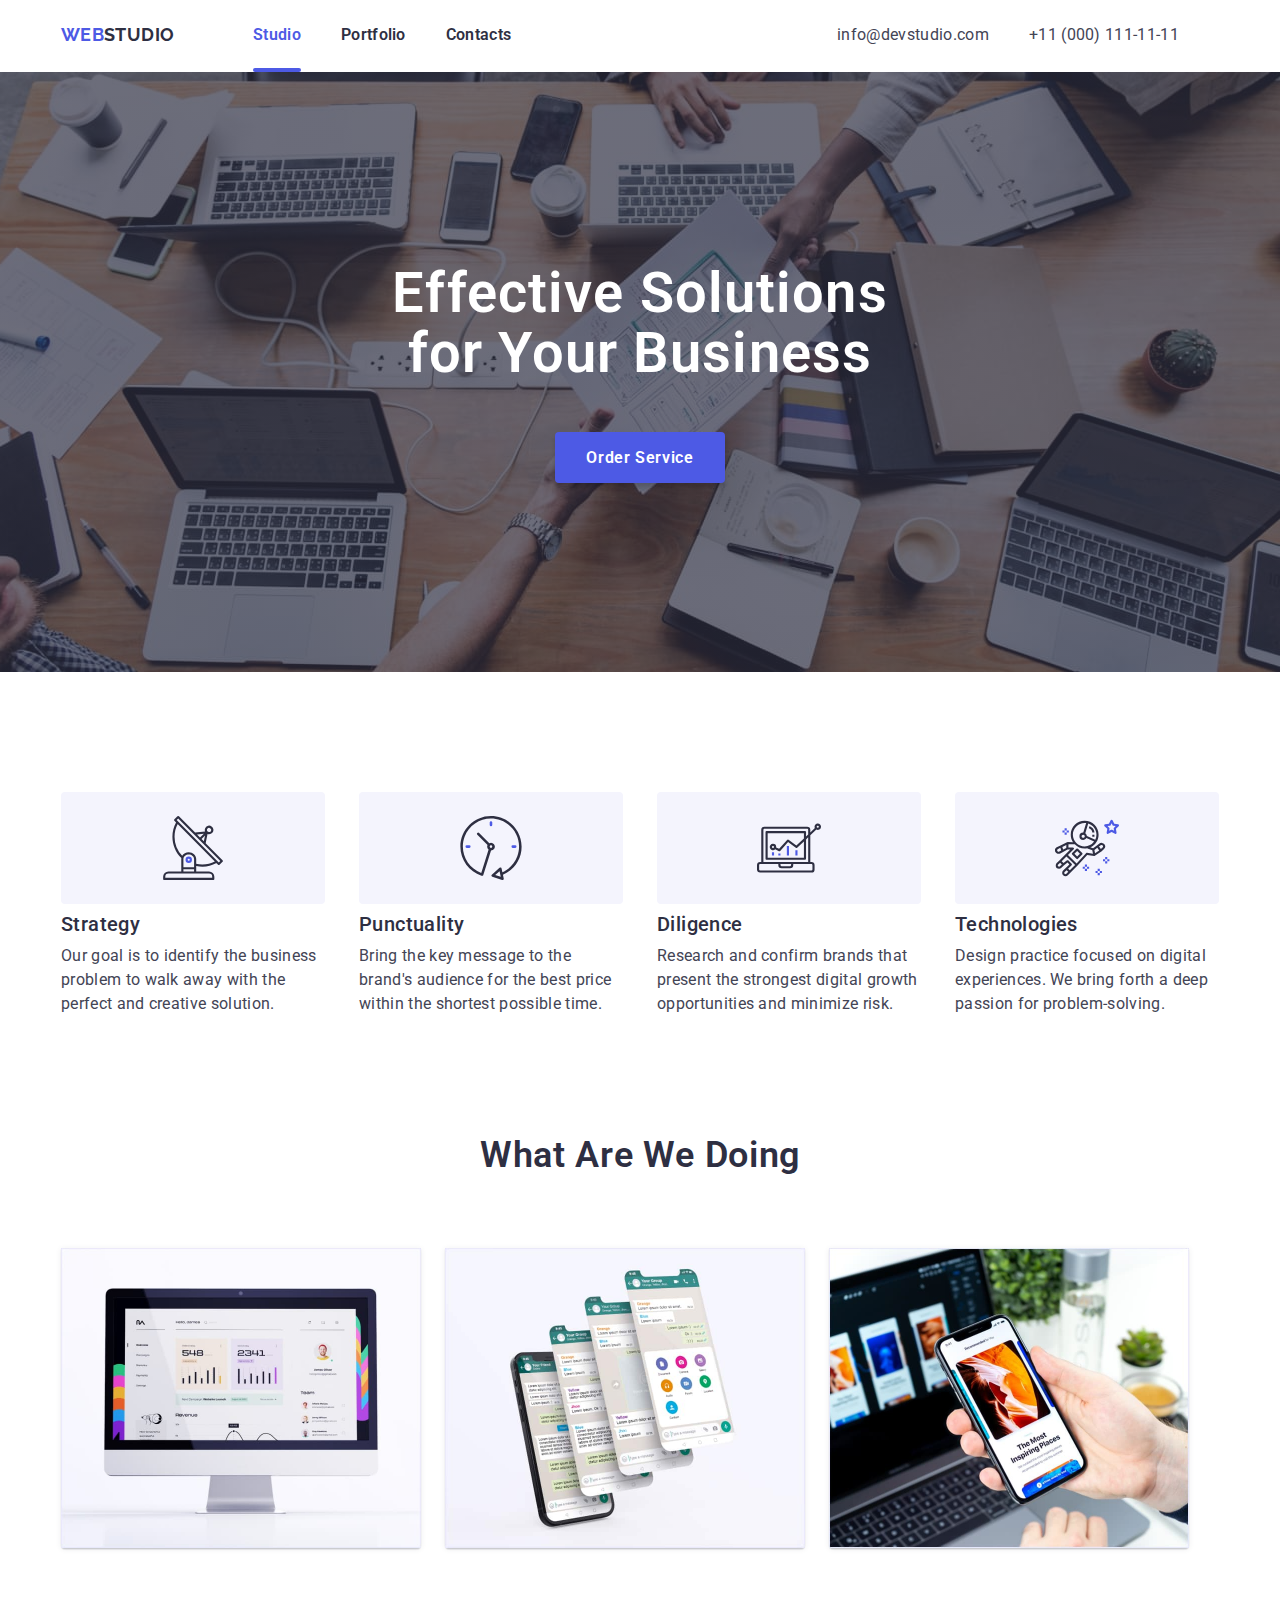
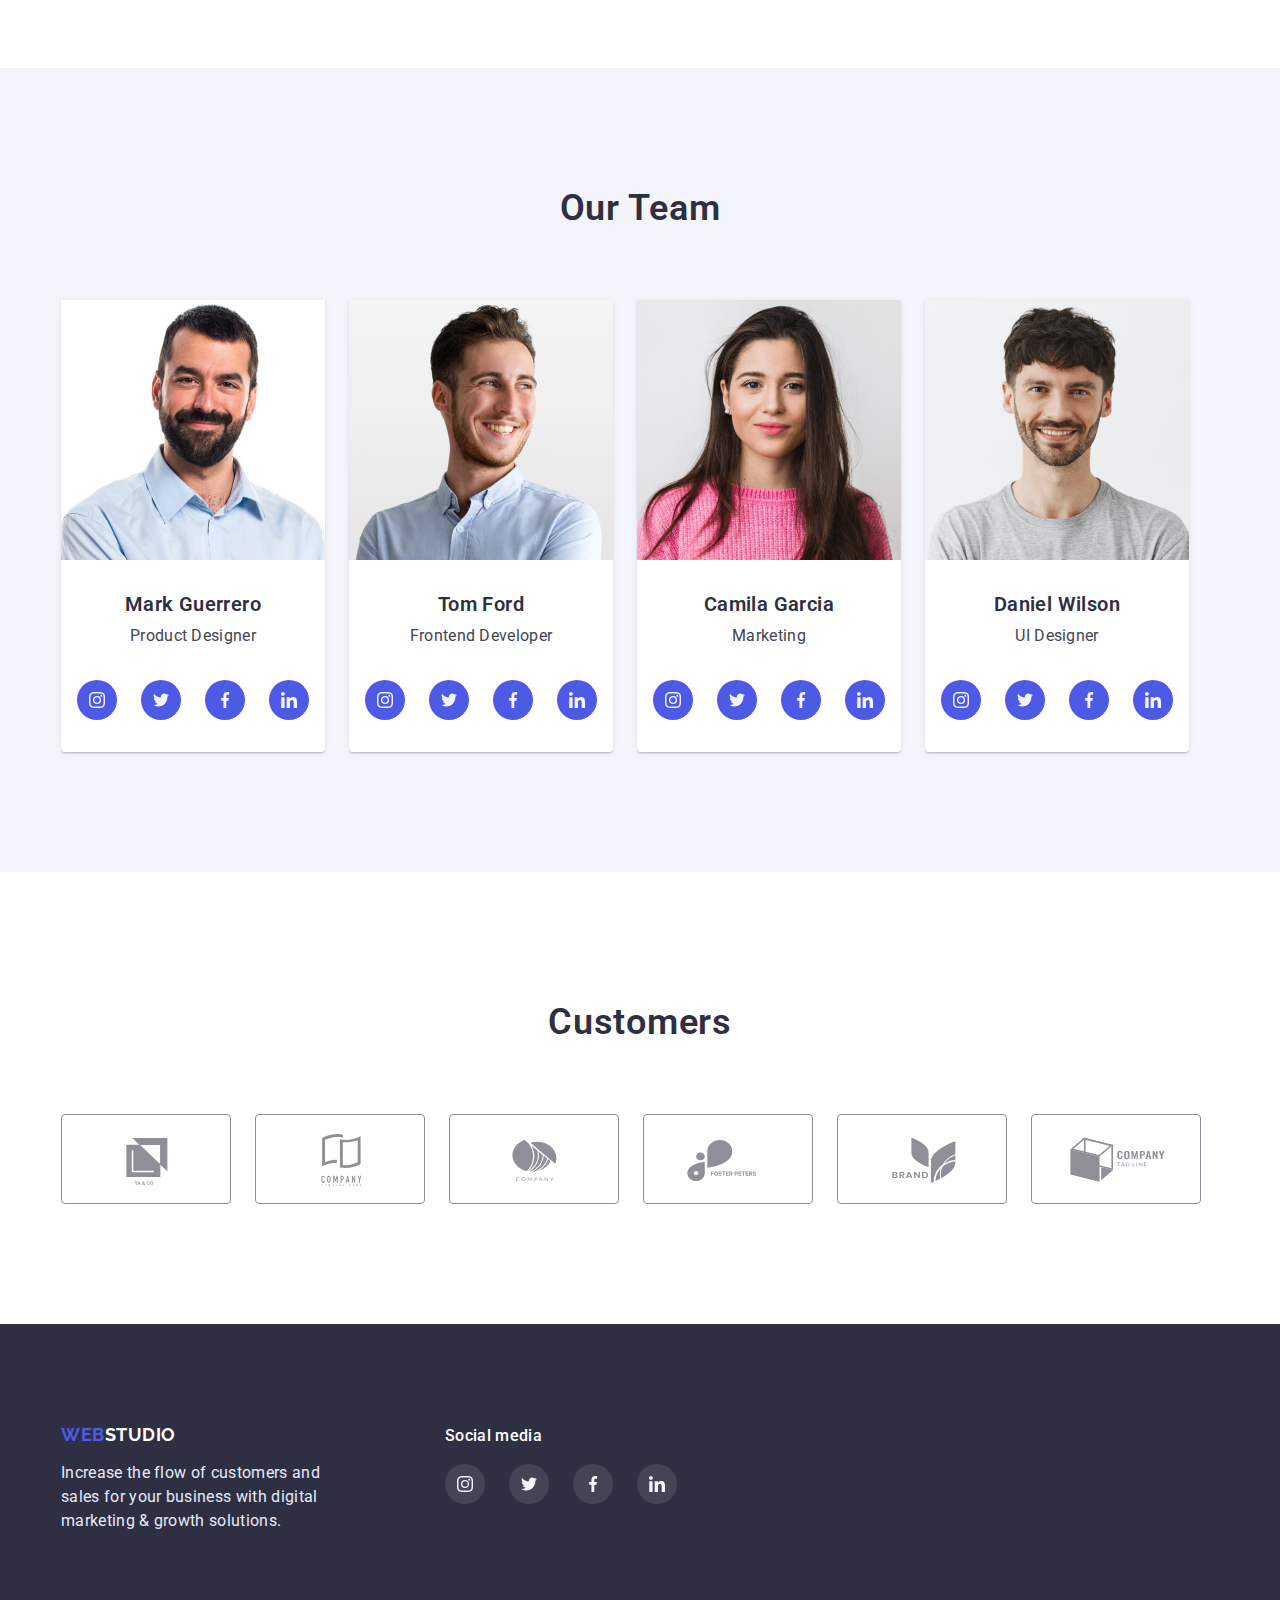
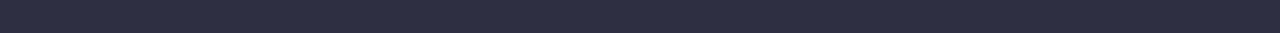
<file: index.html>
<!DOCTYPE html>
<html lang="en">
<head>
    <meta charset="UTF-8">
    <meta http-equiv="X-UA-Compatible" content="IE=edge">
    <meta name="viewport" content="width=device-width, initial-scale=1.0">
    <title>WebStudio</title>
        <link rel="stylesheet" href="./css/modern-normalize.css">
        <link rel="stylesheet" href="./css/style.css">
        <link rel="preconnect" href="https://fonts.googleapis.com"><link rel="preconnect" href="https://fonts.gstatic.com" crossorigin><link href="https://fonts.googleapis.com/css2?family=Raleway:wght@700&family=Roboto:wght@400;500;700;900&display=swap" rel="stylesheet">
</head>
<body>
    <!-- шапка сайту -->
    <header class="navigation">
        <div class="container nav-contact">
            <nav class="nav-item-link">
                <a class="logo" href="#"><span class="logo-web">Web</span><span class="logo-stydio">Studio</span></a>
            <ul class="nav-items">
                <li><a class="nav-link current" href="./index.html">Studio</a></li>
                <li><a class="nav-link" href="./portfolio.html">Portfolio</a></li>
                <li><a class="nav-link" href="#">Contacts</a></li>
            </ul>
            </nav>
        <ul class="contact">
            <li><a class="contacts-item nav-mail" href="mailto:info@devstudio.com">info@devstudio.com</a></li>
            <li><a class="contacts-item nav-tel" href="tel:+11(000)111-11-11">+11 (000) 111-11-11</a></li>
        </ul>
        </div>
        
    </header>
    <!-- основний контент -->
    <main>
        <section class="section-title">
            <div class="container main-section">
                <h1 class="title">Effective Solutions for Your Business</h1>
                <button class="button" data-modal-open type="button">Order Service</button>
            </div>
            <!-- модалка -->
            <div class="backdrop is-hidden" data-modal data-backdrop>
                <div class="modal">
                    <button class="btn-close" data-modal-close>
                        <svg class="icon-close-btn"  width="8" height="8">
                            <use href="./images/symbol-defs.svg#icon-close-black"></use>
                        </svg>
                    </button>
                </div>
            </div>
        </section>
        <section class="section-heading">
            <div class="container">
                <h2 hidden class="visually-hidden"></h2>
                <ul class="heading-icon">
                    <li class="icon-items">
                        <div class="item-picture">
                            <svg class="icon-picture" width="64" height="64">
                                <use href="./images/symbol-defs.svg#icon-antenna"></use>
                            </svg>
                        </div>
                    </li>
                    <li class="icon-items">
                        <div class="item-picture">
                            <svg class="icon-picture" width="64" height="64">
                                <use href="./images/symbol-defs.svg#icon-clock"></use>
                            </svg>
                        </div>
                    </li>
                    <li class="icon-items">
                        <div class="item-picture">
                            <svg class="icon-picture" width="64" height="64">
                                <use href="./images/symbol-defs.svg#icon-diagram"></use>
                            </svg>
                        </div>
                    </li>
                    <li class="icon-items">
                        <div class="item-picture">
                            <svg class="icon-picture" width="64" height="64">
                                <use href="./images/symbol-defs.svg#icon-astronaut"></use>
                            </svg>
                        </div>
                    </li>
                    </ul>
                    <ul class="section-heading">
                    <li class="heading-item">
                        <h3 class="heading">Strategy</h3>
                        <p class="subtitle">Our goal is to identify the business problem to walk away with the perfect and creative solution. </p>
                    </li>
                    <li class="heading-item">
                        <h3 class="heading">Punctuality</h3>
                        <p class="subtitle">Bring the key message to the brand's audience for the best price within the shortest possible time.</p>
                    </li>
                    <li class="heading-item">
                        <h3 class="heading">Diligence</h3>
                        <p class="subtitle">Research and confirm brands that present the strongest digital growth opportunities and minimize risk.</p>
                    </li>
                    <li class="heading-item">
                        <h3 class="heading">Technologies</h3>
                        <p class="subtitle">Design practice focused on digital experiences. We bring forth a deep passion for problem-solving.</p>
                    </li>
                </ul>
            </div>
        </section>
        <section class="section-subject">
            <div class="container">
                    <h2 class="subject">What are we doing</h2>
                <ul class="subject-list">
                    <li class="subject-img">
                        <img src="./images/monitor.jpg" alt="Monitor" width="360">
                    </li>
                    <li class="subject-img">
                        <img src="./images/phone.jpg" alt="Phone" width="360">
                    </li>
                    <li class="subject-img">
                        <img src="./images/phone-in-hand.jpg" alt="Phone in hand" width="360">
                    </li>
                </ul>
            </div>
            </section>
        <section class="section-our">
            <div class="container conteiner-our">
                <h2 class="subject-our-title">Our Team</h2>
            <ul class="subject-our">
                <li class="subject-img card-our">
                    <img class="img-item" src="./images/mark-guerrero.jpg" alt="Mark Guerrero" width="264">
                    <div class="card-our-title">
                        <h3 class="item">Mark Guerrero</h3>
                        <p class="text-item-our">Product Designer</p>
                    </div>
                    <ul class="icons-soc">
                        <li class="icon-item-soc">
                            <a class="icon-link-soc" href="https://www.instagram.com/">
                                <svg class="soc-item" width="16" height="16">
                                    <use href="./images/symbol-defs.svg#icon-instagram"></use>
                                </svg>
                            </a>
                        </li>
                        <li class="icon-item-soc">
                            <a class="icon-link-soc" href="https://twitter.com/">
                                <svg class="soc-item" width="16" height="16">
                                    <use href="./images/symbol-defs.svg#icon-twitter"></use>
                                </svg>
                            </a>
                        </li>
                        <li class="icon-item-soc">
                            <a class="icon-link-soc" href="https://facebook.com/">
                                <svg class="soc-item" width="16" height="16">
                                    <use href="./images/symbol-defs.svg#icon-facebook"></use>
                                </svg>
                            </a>
                        </li>
                        <li class="icon-item-soc">
                            <a class="icon-link-soc" href="https://www.linkedin.com/">
                                <svg class="soc-item" width="16" height="16">
                                    <use href="./images/symbol-defs.svg#icon-linkedin"></use>
                                </svg>
                            </a>
                        </li>
                    </ul>
                </li>
                <li class="subject-img card-our">
                    <img class="img-item" src="./images/tom-ford.jpg" alt="Tom Ford" width="264">
                    <div class="card-our-title">
                        <h3 class="item">Tom Ford</h3>
                        <p class="text-item-our">Frontend Developer</p>
                    </div>
                        <ul class="icons-soc">
                        <li class="icon-item-soc">
                            <a class="icon-link-soc" href="https://www.instagram.com/">
                                <svg class="soc-item" width="16" height="16">
                                    <use href="./images/symbol-defs.svg#icon-instagram"></use>
                                </svg>
                            </a>
                        </li>
                        <li class="icon-item-soc">
                            <a class="icon-link-soc" href="https://twitter.com/">
                                <svg class="soc-item" width="16" height="16">
                                    <use href="./images/symbol-defs.svg#icon-twitter"></use>
                                </svg>
                            </a>
                        </li>
                        <li class="icon-item-soc">
                            <a class="icon-link-soc" href="https://facebook.com/">
                                <svg class="soc-item" width="16" height="16">
                                    <use href="./images/symbol-defs.svg#icon-facebook"></use>
                                </svg>
                            </a>
                        </li>
                        <li class="icon-item-soc">
                            <a class="icon-link-soc" href="https://www.linkedin.com/">
                                <svg class="soc-item" width="16" height="16">
                                    <use href="./images/symbol-defs.svg#icon-linkedin"></use>
                                </svg>
                            </a>
                        </li>
                    </ul>
                </li>
                <li class="subject-img card-our">
                    <img class="img-item" src="./images/camila-garcia.jpg" alt="Camila Garcia" width="264">
                    <div class="card-our-title">
                        <h3 class="item">Camila Garcia</h3>
                    <p class="text-item-our">Marketing</p>
                    </div>
                    <ul class="icons-soc">
                        <li class="icon-item-soc">
                            <a class="icon-link-soc" href="https://www.instagram.com/">
                                <svg class="soc-item" width="16" height="16">
                                    <use href="./images/symbol-defs.svg#icon-instagram"></use>
                                </svg>
                            </a>
                        </li>
                        <li class="icon-item-soc">
                            <a class="icon-link-soc" href="https://twitter.com/">
                                <svg class="soc-item" width="16" height="16">
                                    <use href="./images/symbol-defs.svg#icon-twitter"></use>
                                </svg>
                            </a>
                        </li>
                        <li class="icon-item-soc">
                            <a class="icon-link-soc" href="https://facebook.com/">
                                <svg class="soc-item" width="16" height="16">
                                    <use href="./images/symbol-defs.svg#icon-facebook"></use>
                                </svg>
                            </a>
                        </li>
                        <li class="icon-item-soc">
                            <a class="icon-link-soc" href="https://www.linkedin.com/">
                                <svg class="soc-item" width="16" height="16">
                                    <use href="./images/symbol-defs.svg#icon-linkedin"></use>
                                </svg>
                            </a>
                        </li>
                    </ul>
                </li>
                <li class="subject-img card-our">
                    <img class="img-item" src="./images/daniel-wilson.jpg" alt="Daniel Wilson" width="264">
                    <div class="card-our-title">
                        <h3 class="item">Daniel Wilson</h3>
                        <p class="text-item-our">UI Designer</p>
                    </div>
                    <ul class="icons-soc">
                        <li class="icon-item-soc">
                            <a class="icon-link-soc" href="https://www.instagram.com/">
                                <svg class="soc-item" width="16" height="16">
                                    <use href="./images/symbol-defs.svg#icon-instagram"></use>
                                </svg>
                            </a>
                        </li>
                        <li class="icon-item-soc">
                            <a class="icon-link-soc" href="https://twitter.com/">
                                <svg class="soc-item" width="16" height="16">
                                    <use href="./images/symbol-defs.svg#icon-twitter"></use>
                                </svg>
                            </a>
                        </li>
                        <li class="icon-item-soc">
                            <a class="icon-link-soc" href="https://facebook.com/">
                                <svg class="soc-item" width="16" height="16">
                                    <use href="./images/symbol-defs.svg#icon-facebook"></use>
                                </svg>
                            </a>
                        </li>
                        <li class="icon-item-soc">
                            <a class="icon-link-soc" href="https://www.linkedin.com/">
                                <svg class="soc-item" width="16" height="16">
                                    <use href="./images/symbol-defs.svg#icon-linkedin"></use>
                                </svg>
                            </a>
                        </li>
                    </ul>
                </li>
            </ul>
            </div>
        </section>
        <section class="section-customers">
            <div class="container">
                <h2 class="subject-our-title">Customers</h2>
                <ul class="customers-card">
                    <li class="customers-items">
                        <a class="customers-link" href="#">  
                        <svg class="customers-item" width="104" height="56">
                            <use class="link-customtrs" href="./images/symbol-defs.svg#icon-yaco"></use>
                        </svg>
                        </a>
                    </li>
                    <li class="customers-items">
                        <a class="customers-link" href="#">
                        <svg class="customers-item" width="104" height="56">
                            <use class="link-customtrs" href="./images/symbol-defs.svg#icon-company "></use>
                        </svg>
                    </a>
                    </li>
                    <li class="customers-items">
                        <a class="customers-link" href="#">                            
                        <svg class="customers-item" width="104" height="56">
                            <use class="link-customtrs" href="./images/symbol-defs.svg#icon-companulogo"></use>
                        </svg>
                        </a>
                    </li>
                    <li class="customers-items">
                        <a class="customers-link" href="#">                            
                        <svg class="customers-item" width="104" height="56">
                            <use class="link-customtrs" href="./images/symbol-defs.svg#icon-fosterpeters"></use>
                        </svg>
                        </a>
                    </li>
                    <li class="customers-items">
                        <a class="customers-link" href="#">
                        <svg class="customers-item" width="104" height="56">
                            <use class="link-customtrs" href="./images/symbol-defs.svg#icon-brand" ></use>
                        </svg>                    
                        </a>
                    </li>
                    <li class="customers-items">
                        <a class="customers-link" href="#">
                        <svg class="customers-item" width="104" height="56">
                            <use class="link-customtrs" href="./images/symbol-defs.svg#icon-logocompany"></use>
                        </svg>
                        </a>
                    </li>
                </ul>
            </div>
        </section>
            </main>
    <!-- підвал -->
    <footer class="footer">
        <div class="container container-footer">
            <div class="cont-ftr">
                <a class="ftr-link" href="#"> <span class="footer-web">Web</span><span class="footer-studio">Studio</span> </a>
                <p class="footer-txt">Increase the flow of customers and sales for your business with digital marketing & growth solutions.</p>
            </div>
        <div class="soc-med-ftr">
            <h4 class="soc-media">Social media</h4>
            <ul class="icons-soc-ftr">
                        <li class="icon-item-soc-ftr">
                            <a class="icon-link-soc-ftr" href="https://www.instagram.com/">
                                <svg class="soc-item-ftr" width="16" height="16">
                                    <use href="./images/symbol-defs.svg#icon-instagram"></use>
                                </svg>
                            </a>
                        </li>
                        <li class="icon-item-soc-ftr">
                            <a class="icon-link-soc-ftr" href="https://twitter.com/">
                                <svg class="soc-item-ftr" width="16" height="16">
                                    <use href="./images/symbol-defs.svg#icon-twitter"></use>
                                </svg>
                            </a>
                        </li>
                        <li class="icon-item-soc-ftr">
                            <a class="icon-link-soc-ftr" href="https://facebook.com/">
                                <svg class="soc-item-ftr" width="16" height="16">
                                    <use href="./images/symbol-defs.svg#icon-facebook"></use>
                                </svg>
                            </a>
                        </li>
                        <li class="icon-item-soc-ftr">
                            <a class="icon-link-soc-ftr" href="https://www.linkedin.com/">
                                <svg class="soc-item-ftr" width="16" height="16">
                                    <use href="./images/symbol-defs.svg#icon-linkedin"></use>
                                </svg>
                            </a>
                        </li>
                    </ul>
        </div>
        </div>
    </footer>
    <script src="./js/modal.js"></script>
</body>
</file>
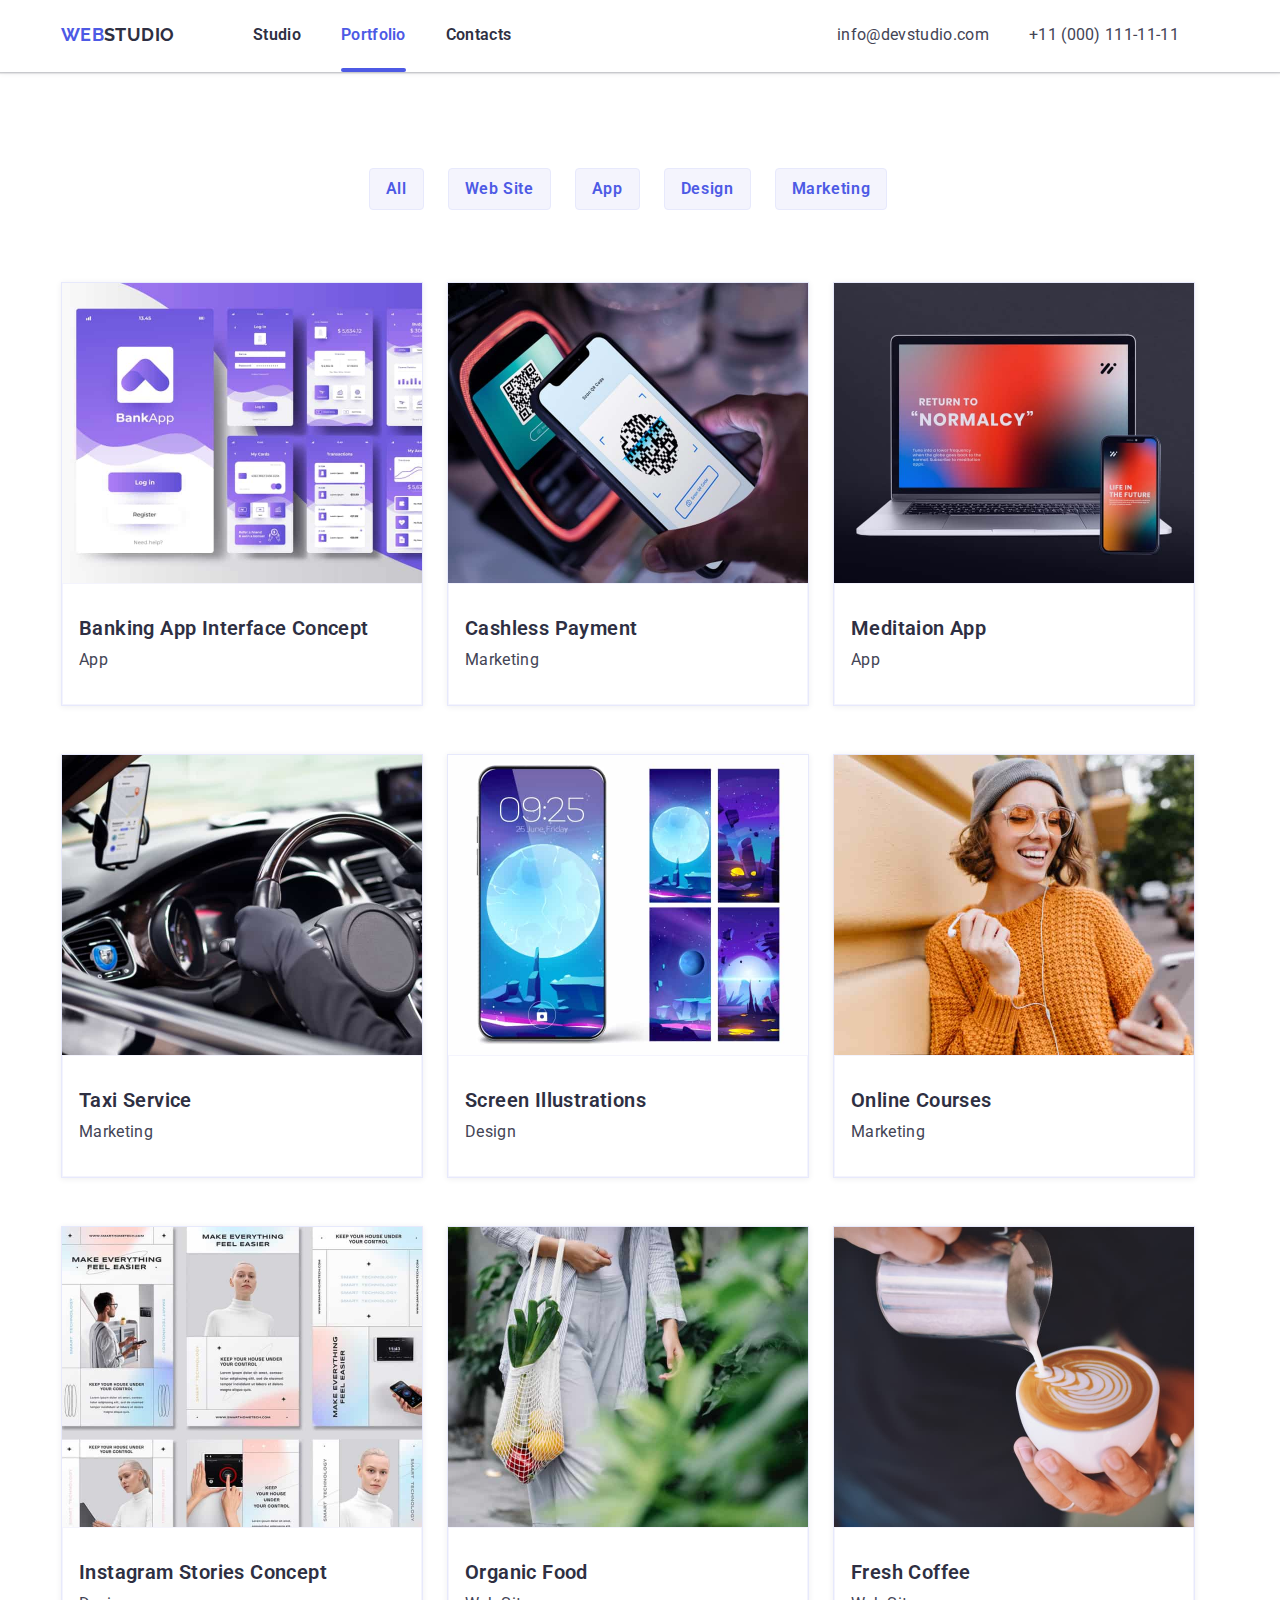
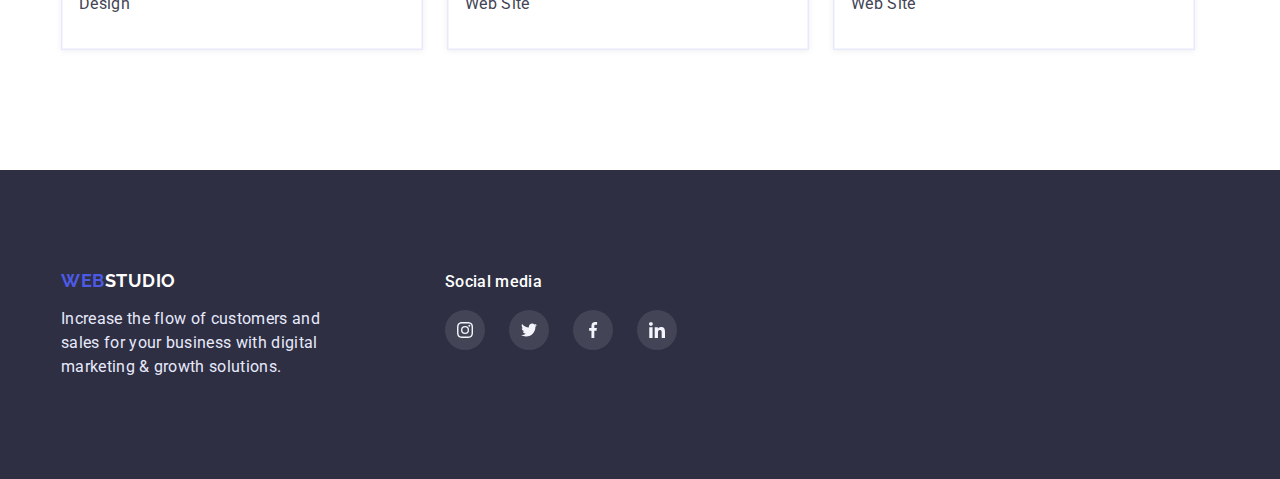
<file: portfolio.html>
<!DOCTYPE html>
<html lang="en">
<head>
    <meta charset="UTF-8">
    <meta http-equiv="X-UA-Compatible" content="IE=edge">
    <meta name="viewport" content="width=device-width, initial-scale=1.0">
    <title>Portfolio</title>
    <link rel="stylesheet" href="./css/style.css">
    <link rel="stylesheet" href="./css/modern-normalize.css">
    <link rel="preconnect" href="https://fonts.googleapis.com"><link rel="preconnect" href="https://fonts.gstatic.com" crossorigin><link href="https://fonts.googleapis.com/css2?family=Raleway:wght@700&family=Roboto:wght@400;500;700;900&display=swap" rel="stylesheet">
</head>
<body>
    <!-- шапка сайту -->
    <header class="navigation">
        <div class="container nav-contact">
            <nav class="nav-item-link">
            <a class="logo" href="./index.html"><span class="logo-web">Web</span><span class="logo-stydio">Studio</span></a>
            <ul class="nav-items">
                <li><a class="nav-link" href="./index.html">Studio</a></li>
                <li><a class="nav-link current" href="./portfolio.html">Portfolio</a></li>
                <li><a class="nav-link" href="#">Contacts</a></li>
            </ul>
        </nav>
        <ul class="contact">
            <li><a class="contacts-item nav-mail" href="mailto:info@devstudio.com">info@devstudio.com</a></li>
            <li><a class="contacts-item nav-tel" href="tel:+11(000)111-11-11">+11 (000) 111-11-11</a></li>
        </ul>
        </div>
        
    </header>
    <!-- основний контент -->
    <main>
        <!-- секція фільтрів -->
        <section class="section-portfolio">
            <div class="container container-portfolio">
            <!-- заголовок фільтрів -->
        <h1 hidden class="visually-hidden"></h1>
            <ul class="item-button">
                <li>
                    <button class="btn-portfolio" type="button">All</button>
                </li>
                <li>
                    <button class="btn-portfolio" type="button">Web Site</button>
                </li>
                <li>
                    <button class="btn-portfolio" type="button">App</button>
                </li>
                <li>
                    <button class="btn-portfolio" type="button">Design</button>
                </li>
                <li>
                    <button class="btn-portfolio" type="button">Marketing</button>
                </li>
            </ul>
            <ul class="set-card">
                <li class="card-list">
                    <a class="overley-link" href="#">
                        <article class="overley">
                            <div class="portfolio-overley">
                                <div class="img-overley">
                                    <img class="img-card" src="./images/banking-app.jpg" alt="Banking App Interface Concept" width="360">
                                        <div class="overley-card">
                                            <p class="text-card">14 Stylish and User-Friendly App Design Concepts · Task Manager App · Calorie Tracker App · Exotic Fruit Ecommerce App · Cloud Storage App</p>
                                        </div>
                                </div>
                            </div>    
                            <div class="content-card">
                                <h2 class="item-portfolio">Banking App Interface Concept</h2>
                                <p class="text-item text-item-portfolio">App</p>
                            </div>
                        </article>
                    </a>
                </li>
                
                <li class="card-list">
                    <a class="overley-link" href="#">
                        <article class="overley">
                            <div class="portfolio-overley">
                                <div class="img-overley">
                                    <img class="img-card" src="./images/cashless-payment.jpg" alt="Attach the phone to the terminal" width="360">
                                        <div class="overley-card">
                                            <p class="text-card">14 Stylish and User-Friendly App Design Concepts · Task Manager App · Calorie Tracker App · Exotic Fruit Ecommerce App · Cloud Storage App</p>
                                        </div>
                                </div>
                            </div>
                            <div class="content-card">
                                <h2 class="item-portfolio">Cashless Payment</h2>
                                <p class="text-item text-item-portfolio">Marketing</p>
                            </div>
                        </article>
                    </a>
                </li>

                <li class="card-list">
                    <a class="overley-link" href="#">
                        <article class="overley">
                            <div class="porfolio-overley">
                                <div class="img-overley">
                                <img class="img-card" src="./images/meditaion-app.jpg" alt="Computer and phone" width="360">
                                    <div class="overley-card">
                                        <p class="text-card">14 Stylish and User-Friendly App Design Concepts · Task Manager App · Calorie Tracker App · Exotic Fruit Ecommerce App · Cloud Storage App</p>
                                    </div>
                                </div>
                            </div>
                            <div class="content-card">
                                <h2 class="item-portfolio">Meditaion App</h2>
                                <p class="text-item text-item-portfolio">App</p>
                            </div>
                        </article>
                    </a>
                </li>
                
                <li class="card-list">
                    <a class="overley-link" href="#">
                        <article class="overley">
                            <div class="portfolio-overley">
                                <div class="img-overley">
                                <img class="img-card" src="./images/taxi-service.jpg" alt="Car steering wheel" width="360">
                                    <div class="overley-card">
                                        <p class="text-card">14 Stylish and User-Friendly App Design Concepts · Task Manager App · Calorie Tracker App · Exotic Fruit Ecommerce App · Cloud Storage App</p>
                                    </div>
                                </div>
                            </div>    
                            <div class="content-card">
                                <h2 class="item-portfolio">Taxi Service</h2>
                                <p class="text-item text-item-portfolio">Marketing</p>
                            </div> 
                        </article>
                    </a>
                </li>
                
                <li class="card-list">
                    <a class="overley-link" href="#">
                        <article class="overley">
                            <div class="portfolio-overley">
                                <div class="img-overley">
                                <img class="img-card" src="./images/screen-Illustrations.jpg" alt="Screen Illustrations" width="360">
                                    <div class="overley-card">
                                        <p class="text-card">14 Stylish and User-Friendly App Design Concepts · Task Manager App · Calorie Tracker App · Exotic Fruit Ecommerce App · Cloud Storage App</p>
                                    </div>
                                </div>
                            </div>    
                            <div class="content-card">
                                <h2 class="item-portfolio">Screen Illustrations</h2>
                                <p class="text-item text-item-portfolio">Design</p>
                            </div>   
                        </article>
                    </a>
                </li>
                
                <li class="card-list">
                    <a class="overley-link" href="#">
                        <article class="overley">
                            <div class="portfolio-overley">
                                <div class="img-overley">
                                <img class="img-card" src="./images/online-courses.jpg" alt="A girl with a phone" width="360">
                                    <div class="overley-card">
                                        <p class="text-card">14 Stylish and User-Friendly App Design Concepts · Task Manager App · Calorie Tracker App · Exotic Fruit Ecommerce App · Cloud Storage App</p>
                                    </div>
                                </div>
                            </div>    
                            <div class="content-card">
                                <h2 class="item-portfolio">Online Courses</h2>
                                <p class="text-item text-item-portfolio">Marketing</p>
                            </div>
                        </article>
                    </a>
                </li>
                
                <li class="card-list">
                    <a class="overley-link" href="#">
                        <article class="overley">
                            <div class="portfolio-overley">
                                <div class="img-overley">
                                    <img class="img-card" src="./images/instagram-stories.jpg" alt="Instagram Stories Concept" width="360">
                                        <div class="overley-card">
                                            <p class="text-card">14 Stylish and User-Friendly App Design Concepts · Task Manager App · Calorie Tracker App · Exotic Fruit Ecommerce App · Cloud Storage App</p>
                                        </div>
                                </div>
                            </div>    
                            <div class="content-card">
                                <h2 class="item-portfolio">Instagram Stories Concept</h2>
                                <p class="text-item text-item-portfolio">Design</p>
                            </div>
                        </article>
                    </a>
                </li>
                
                <li class="card-list">
                    <a class="overley-link" href="#">
                        <article class="overley">
                            <div class="portfolio-overley">
                                <div class="img-overley">
                                <img class="img-card" src="./images/organic-food.jpg" alt="Vegetables" width="360">
                                    <div class="overley-card">
                                        <p class="text-card">14 Stylish and User-Friendly App Design Concepts · Task Manager App · Calorie Tracker App · Exotic Fruit Ecommerce App · Cloud Storage App</p>
                                    </div>
                                </div>
                            </div>    
                            <div class="content-card">
                                <h2 class="item-portfolio">Organic Food</h2>
                                <p class="text-item text-item-portfolio">Web Site</p>
                            </div>
                        </article>
                    </a>
                </li>
                
                <li class="card-list">
                    <a class="overley-link" href="#">
                        <article class="overley">
                            <div class="portfolio-overley">
                                <div class="img-overley">
                                <img class="img-card" src="./images/fresh-coffee.jpg" alt="Cup of coffee" width="360">
                                    <div class="overley-card">
                                        <p class="text-card">14 Stylish and User-Friendly App Design Concepts · Task Manager App · Calorie Tracker App · Exotic Fruit Ecommerce App · Cloud Storage App</p>
                                    </div>

                                </div>
                            </div>    
                            <div class="content-card">
                                <h2 class="item-portfolio">Fresh Coffee</h2>
                                <p class="text-item text-item-portfolio">Web Site</p>
                            </div>
                        </article>
                    </a>
                </li>
            </ul>
            </div>
        </section>
    </main>
    <!-- підвал -->
    <footer class="footer">
        <div class="container container-footer">
            <div class="cont-ftr">
                <a class="ftr-link" href="#"> <span class="footer-web">Web</span><span class="footer-studio">Studio</span> </a>
                <p class="footer-txt">Increase the flow of customers and sales for your business with digital marketing & growth solutions.</p>
            </div>
        <div class="soc-med-ftr">
            <h3 class="soc-media">Social media</h3>
            <ul class="icons-soc-ftr">
                <li class="icon-item-soc-ftr">
                    <a class="icon-link-soc-ftr" href="https://www.instagram.com/">
                        <svg class="soc-item-ftr" width="16" height="16">
                            <use href="./images/symbol-defs.svg#icon-instagram"></use>
                        </svg>
                    </a>
                </li>
                <li class="icon-item-soc-ftr">
                    <a class="icon-link-soc-ftr" href="https://twitter.com/">
                        <svg class="soc-item-ftr" width="16" height="16">
                            <use href="./images/symbol-defs.svg#icon-twitter"></use>
                        </svg>
                    </a>
                </li>
                <li class="icon-item-soc-ftr">
                    <a class="icon-link-soc-ftr" href="https://facebook.com/">
                        <svg class="soc-item-ftr" width="16" height="16">
                            <use href="./images/symbol-defs.svg#icon-facebook"></use>
                        </svg>
                    </a>
                </li>
                <li class="icon-item-soc-ftr">
                    <a class="icon-link-soc-ftr" href="https://www.linkedin.com/">
                        <svg class="soc-item-ftr" width="16" height="16">
                            <use href="./images/symbol-defs.svg#icon-linkedin"></use>
                        </svg>
                    </a>
                </li>
            </ul>
        </div>
        </div>
    </footer>
</body>
</file>
<file: css/style.css>
:root {
    --dark: #2E2F42;
    --primary-brand: #4D5AE5;
    --text: #434455;
    --accent: #E7E9FC;
    --white-color: #FFFFFF;
    --light: #F4F4FD;
    --bgd-color: #E5E5E5;
    --icon-bg-ftr: background: rgba(255, 255, 255, 0.1);
    --color-avtive: #404BBF;
    --hov-foc-cubic: cubic-bezier(0.4, 0, 0.2, 1);
    --time-animation: 250ms;
}

body {
    font-family: Roboto, sans-serif;
    line-height: 1;
    letter-spacing: 0.03em;
    font-size: 14px;
    font-weight: 400;
}

a {
    text-decoration: none;
}
ul {
    list-style: none;
}
.container {
    width: 1158px;
    margin: 0 auto;
    padding-left: 15px;
    padding-right: 15px;
}
p,
h1,
h2,
h3 {
    margin: 0;
}

ul {
    margin: 0;
    padding-left: 0;
}
img {
    max-width: 100%;
    display: block;
    height: auto;
}
/* header */
.navigation {
    display: flex;
    height: 72px;
    align-items: center;
    justify-content: space-between;
    /* margin-top: -1px; */
    background: var(--white-color);
    box-shadow: 0px 2px 1px rgba(46, 47, 66, 0.08), 0px 1px 1px rgba(46, 47, 66, 0.16), 0px 1px 6px rgba(46, 47, 66, 0.08);
}
.nav-contact {
    display: flex;
    margin-bottom: 3px;

}
.nav-item-link {
    display: flex;
}
.logo {
    width: 115px;
    height: 24px;
    display: flex;
    margin-right: 77px;
}
.logo-web {
    font-family: 'Raleway';
    font-weight: 700;
    font-size: 18px;
    line-height: 1.33;
    letter-spacing: 0.02em;
    text-transform: uppercase;
    color: var(--primary-brand);
}
.logo-stydio {
    font-family: 'Raleway';
    font-weight: 700;
    font-size: 18px;
    line-height: 1.33;
    letter-spacing: 0.02em;
    text-transform: uppercase;
    color: var(--dark);
}
.nav-items {
    display: flex;
    gap: 40px;
}
.nav-link {
    padding-bottom: 28px;
    position: relative;
    font-weight: 600;
    font-size: 16px;
    line-height: 1.5;
    letter-spacing: 0.02em;
    color: var(--dark);
    position: relative;
    transition-property: color;
    transition-duration: var(--time-animation);
    transition-timing-function: var(--hov-foc-cubic);
}
.nav-link:hover {
    color: var(--primary-brand);
}
.nav-link:focus {
    color: var(--primary-brand);
}

.current {
    color: var(--primary-brand);
}
.current:after {
    content: '';
    display: block;
    position: absolute;
    width: 100%;
    height: 4px;
    border-radius: 2px;
    background: var(--primary-brand);
    bottom: 0;
    left: 0;
    opacity: 0;
}
.nav-link::after {
    content: "";
    display: block;
    position: absolute;
    left: 0;
    bottom: 0;
    width: 100%;
    height: 4px;
    /* background-color: currentColor; */
    border-radius: 2px;
    opacity: 1;
}



.contact {
    display: flex;
    margin-left: auto;
}
.contacts-item {
    display: flex;
    margin-right: 40px;
}
.nav-mail,
.nav-tel {
    font-size: 16px;
    line-height: 1.5;
    letter-spacing: 0.02em;
    color: var(--text);
    transition-property: color;
    transition-duration: var(--time-animation);
    transition-timing-function: var(--hov-foc-cubic);
}
.nav-mail:hover,
.nav-mail:focus {
    color: var(--primary-brand);
}
.nav-tel:hover,
.nav-tel:focus {
    color: var(--primary-brand);
}
/* main webstudio */
.section-title {
    max-width: 1440px;
    height: 600px;
    margin-right: auto;
    margin-left: auto;
    background-image: linear-gradient(to right,
     rgba(46, 47, 66, 0.7), 
     rgba(46, 47, 66, 0.7)),
     url(../images/image-title.jpg);
    background-repeat: no-repeat;
    background-size: cover;
    background-position: center;
}
.main-section {
    text-align: center;
    padding-top: 192px;
    padding-bottom: 192px;
}
.title {
    color: var(--white-color);
    font-weight: 600;
    line-height: 1.07;
    font-size: 56px;
    letter-spacing: 0.02em;
    margin: 0 auto;
    align-items: center;
    width: 520px;
    padding-bottom: 48px;
}

.button {
    width: 170px;
    height: 51px;
    font-weight: 600;
    font-size: 16px;
    line-height: 1.19;
    letter-spacing: 0.04em;
    color: var(--white-color);
    background-color: var(--primary-brand);
    border-radius: 4px;
    box-shadow: 0px 4px 4px rgba(0, 0, 0, 0.15);
    border: none;
    /* повільний перехід */
    transition-property: background;
    transition-duration: var(--time-animation);
    transition-timing-function: var(--hov-foc-cubic);
}
.button:hover {
    background: var(--color-avtive);
    box-shadow: 0px 4px 4px rgba(0, 0, 0, 0.15);
    border-radius: 4px;
}
.button:focus {
    background: var(--color-avtive);
    box-shadow: 0px 4px 4px rgba(0, 0, 0, 0.15);
    border-radius: 4px;
}
/* Modal */
.backdrop {
    position: fixed;
    top: 0;
    left: 0;
    width: 100%;
    height: 100%;
    background: rgba(46, 47, 66, 0.4);
    opacity: 1;
    transition: opacity var(--time-animation) var(--hov-foc-cubic);
    
}
.backdrop.is-hidden {
    opacity: 0;
    pointer-events: none;
}
.backdrop.is-hidden .modal {
    transform: translate(-50%, -50%) scale(0);
}
.modal {
    position: absolute;
    top: 50%;
    left: 50%;
    width: 408px;
    height: 576px;
    background: #FCFCFC;
    box-shadow: 0px 1px 1px rgba(0, 0, 0, 0.14), 0px 1px 3px rgba(0, 0, 0, 0.12), 0px 2px 1px rgba(0, 0, 0, 0.2);
    border-radius: 4px;
    padding: 15px;
    transform: translate(-50%, -50%) scale(1);
    transition: transform var(--time-animation) var(--hov-foc-cubic);
}
.btn-close {
    position: relative;
    top: 24px;
    right: 24px;
    width: 24px;
    height: 24px;
    border-radius: 50%;
    background: #E7E9FC;
    border: 1px solid rgba(0, 0, 0, 0.1);
    transition-duration: var(--time-animation);
    transition-property: fill, background-color;
    transition-timing-function: var(hov-foc-cubic);
}
.btn-close:hover {
    fill: var(--white-color);
    background-color: var(--color-avtive);
    /* opacity: 1; */
    /* pointer-events: none; */

}
.icon-close-btn {
    content: "";
}
.modal > .btn-close {
    position: absolute;
    margin: 0;
}
.visually-hidden {
    color: rgba(0, 0, 0, 0);
    position: absolute;
    width: 1px;
    height: 1px;
    margin: -1px;
    border: 0;
    padding: 0;
    white-space: nowrap;
    clip-path: inset(100%);
    clip: rect(0 0 0 0);
    overflow: hidden;
}
.section-heading {
    display: flex;
    justify-content: space-between;
    margin: 0 auto;
}
.heading-items {
    display: flex;
    justify-content: space-between;
    gap: 24px; 
}
.heading-item {
    width: 264px;
}   
.heading-icon {
    padding-top: 120px;
    display: flex;
    justify-content: space-between;
    align-items: center;
    gap: 24px;
}
.item-picture{
    width: 264px;
    height: 112px;
    display: flex;
    align-items: center;
    justify-content: center;
    margin-bottom: 8px;
    background-color: #F4F4FD;
    border-radius: 4px;
}
.heading {
    font-weight: 500;
    font-size: 20px;
    line-height: 1.2;
    letter-spacing: 0.02em;
    color: var(--dark);
    padding-bottom: 8px;
}
.section-subject {
    padding-top: 120px;
    padding-bottom: 120px;
}
.subtitle {
    font-size: 16px;
    line-height: 1.5;
    letter-spacing: 0.02em;
    color: var(--text);
}
.subject-list {
    display: flex;
    align-items: center;
    gap: 24px;
}

.subject {
    text-align: center;
    font-weight: 600;
    font-size: 36px;
    line-height: 1.1;
    letter-spacing: 0.02em;
    text-transform: capitalize;
    color: var(--dark);
    margin-bottom: 72px;
}
.section-our {
    background: #F4F4FD;
    padding-top: 120px;
    padding-bottom: 120px;
}

.subject-our-title {
    font-weight: 600;
    font-size: 36px;
    line-height: 40px;
    text-align: center;
    letter-spacing: 0.02em;
    text-transform: capitalize;
    color: var(--dark);
}
.card-our-title {
    padding-top: 32px;
    padding-bottom: 32px;
}
.subject-our {
    display: flex;
    text-align: center;
    margin-top: 72px;
    gap: 24px;
    font-weight: 600;
    font-size: 24px;
    line-height: 1.1;
    letter-spacing: 0.02em;
    text-transform: capitalize;
    color: var(--dark);
}
.subject-img {
    box-shadow: 0px 1px 6px rgba(46, 47, 66, 0.08), 0px 1px 1px rgba(46, 47, 66, 0.16), 0px 2px 1px rgba(46, 47, 66, 0.08);
    border-radius: 0px 0px 4px 4px;
    background-color: var(--white-color);
    transition-property: border-radius;
    transition-duration: var(--time-animation);
    transition-timing-function: var(--hov-foc-cubic);
}
.subject-img:hover,
.subject-img:focus {
    border-radius: 0px 0px 4px 4px;
}
.text-item-our {
    font-weight: 400;
    font-size: 16px;
    line-height: 1.5;
    letter-spacing: 0.02em;
    color: var(--text);
    margin-top: 8px;
}

/* icon soc */
.icons-soc {
    display: flex;
    justify-content: center;
    gap: 24px;
    padding-bottom: 32px;
}
.icon-item-soc {
    width: 40px;
    height: 40px;
}
.icon-link-soc {
    display: flex;
    align-items: center;
    justify-content: center;
    width: 100%;
    height: 100%;
    background-color: var(--primary-brand);
    border-radius: 50%; 
    transition-property: background-color;
    transition-duration: var(--time-animation);
    transition-timing-function: var(--hov-foc-cubic);
}
.icon-link-soc:hover,
.icon-link-soc:focus {
    background-color: var(--color-avtive);
}
/* section customers */
.section-customers {
    padding-top: 130px;

}
.customers-card {
    margin-top: 72px;
    margin-bottom: 120px;
    display: flex;
    text-align: center;
    margin-top: 72px;
    gap: 24px;
}
.customers-items {
   display: flex;
   fill: currentColor;
}
.customers-link {
    padding: 16px 32px;
    border: 1px solid #8E8F99;
    border-radius: 4px;
    fill: #8e8f99;
    transition-property: border-color, fill;
    transition-duration: var(--time-animation);
    transition-timing-function: var(--hov-foc-cubic);
}
.customers-link:hover, 
.customers-link:focus {
    border-color: var(--color-avtive);
    fill: var(--color-avtive);

}
.customers-item {
    display: flex;
}
/* portfolio */
.section-portfolio {
    padding-top: 96px;
    padding-bottom: 120px;
}
.item-button {
    display: flex;
    align-items: center;
    justify-content: center;
    margin-bottom: 72px;
}

.btn-portfolio {
    font-weight: 600;
    font-size: 16px;
    line-height: 24px;
    letter-spacing: 0.04em;
    color: var(--primary-brand);
    background-color: var(--light);
    cursor: pointer;
    border: 1px solid var(--accent);
    border-radius: 4px;
    margin-right: 24px;
    padding: 8px 16px;
    transition-property: background, color, border-radius;
    transition-duration: var(--time-animation);
    transition-timing-function: var(--hov-foc-cubic);
}
.item {
    font-weight: 600;
    font-size: 20px;
    line-height: 1.2;
    letter-spacing: 0.02em;
    color: var(--dark);
}
.text-item {
    font-size: 16px;
    line-height: 1.5;
    letter-spacing: 0.02em;
    color: var(--text);
    margin-top: 8px;
}
.btn-portfolio:hover {
    color: var(--white-color);
    background: var(--primary-brand);
    border-radius: 4px;
    box-shadow: 0px 3px 1px rgba(0, 0, 0, 0.1), 0px 2px 1px rgba(0, 0, 0, 0.08), 0px 2px 2px rgba(0, 0, 0, 0.12);
}
.btn-portfolio:focus {
    color: var(--white-color);
    background: var(--primary-brand);
    border-radius: 4px;
    box-shadow: 0px 3px 1px rgba(0, 0, 0, 0.1), 0px 2px 1px rgba(0, 0, 0, 0.08), 0px 2px 2px rgba(0, 0, 0, 0.12);
}
.set-card {
    display: flex;
    flex-wrap: wrap;
    column-gap: 24px;
    row-gap: 48px;
}
.content-card {
    padding-top: 32px;
    padding-bottom: 32px;
    padding-left: 16px;
    padding-right: 32px;
    border: 0.5px solid var(--light);
}
.card-list {
    border: 1px solid var(--accent);
    box-shadow: 0px 1px 6px rgba(46, 47, 66, 0.08);
    transition-property: border, box-shadow;
    transition-duration: 250ms;
    transition-timing-function: var(--hov-foc-cubic);
}
.card-list:hover {
    border: 0.5px solid var(--light);
    box-shadow: 0px 1px 6px rgba(46, 47, 66, 0.08), 0px 1px 1px rgba(46, 47, 66, 0.16), 0px 2px 1px rgba(46, 47, 66, 0.08);
}
.set-card > .img-card {
    flex-basis: calc(100% / 3);
}
.item-portfolio {
    font-weight: 600;
    font-size: 20px;
    line-height: 1.2;
    letter-spacing: 0.02em;
    color: var(--dark);
    
}

/* оверлейн */
.img-overley {
    position: relative;
    overflow: hidden;
}
.overley-card {
    position: absolute;
    content: "";
    top: 100%;
    left: 0;
    width: 100%;
    height: 100%; 
    display: flex;
    /* opacity: 0; */
    transition: var(--time-animation);
}
.text-card {
    font-size: 16px;
    line-height: 1.5;
    letter-spacing: 0.02em;
    color: var(--light);
    display: flex;
    background: var(--primary-brand);
    width: 100%;
    padding: 40px 32px;
    /* margin: 0 auto; */
    /* opacity: 1; */

}
.card-list:hover .overley-card {
    /* opacity: 1; */
    transform: translateY(-100%);
    transition: var(--time-animation) var(--hov-foc-cubic) ;
} 
.img-overley::before {
    display: flex;
    position: absolute;
    content: "";
    top: 0;
    left: 0;  
    transform: translateY(-100%);
    transition: var(--time-animation) var(--hov-foc-cubic);
}
/* footer */
.footer {
    background: var(--dark);
    padding-top: 100px;
    padding-bottom: 100px;
    display: flex;
}

.footer-web {
    font-family: 'Raleway';
    font-weight: 700;
    font-size: 18px;
    line-height: 1.17;
    letter-spacing: 0.03em;
    text-transform: uppercase;
    color: var(--primary-brand);
}
.footer-studio {
    font-family: 'Raleway';
    font-weight: 700;
    font-size: 18px;
    line-height: 1.17;
    letter-spacing: 0.03em;
    text-transform: uppercase;
    color: var(--white-color);
}
.footer-txt {
    font-size: 16px;
    line-height: 24px;
    letter-spacing: 0.02em;
    color: var(--accent);
    margin-top: 16px;
    width: 264px;
    height: 72px;
}
.soc-media {
    font-weight: 500;
    font-size: 16px;
    line-height: 1.5;
    letter-spacing: 0.02em;
    color: var(--white-color);
    margin: 0 auto;
}
.soc-link-footer {
    display: flex;
    gap: 24px;
    margin: 0 auto;


}
.icon-link-ftr {
    display: flex;
    justify-content: center;
    text-align: center;
}
.soc-items-ftr {
    content: "";
    width: 40px;
    height: 40px;
    border-radius: 50%;
    background: rgba(255, 255, 255, 0.1);
    background-position: center;
    background-repeat: no-repeat;

}
.container-footer {
    display: flex;
}
.soc-med-ftr {
    margin-left: 120px;
}
.icons-soc-ftr {
    display: flex;
    justify-content: center;
    gap: 24px;
    margin-top: 16px;
}

.icon-item-soc-ftr {
    width: 40px;
    height: 40px;
}

.icon-link-soc-ftr {
    display: flex;
    align-items: center;
    justify-content: center;
    width: 100%;
    height: 100%;
    background: rgba(255, 255, 255, 0.1);
    border-radius: 50%;
    transition-property: background;
    transition-duration: var(--time-animation);
    transition-timing-function: var(--hov-foc-cubic);
}
.icon-link-soc-ftr:hover,
.icon-link-soc-ftr:focus {
    background: #31D0AA;
}
</file>
